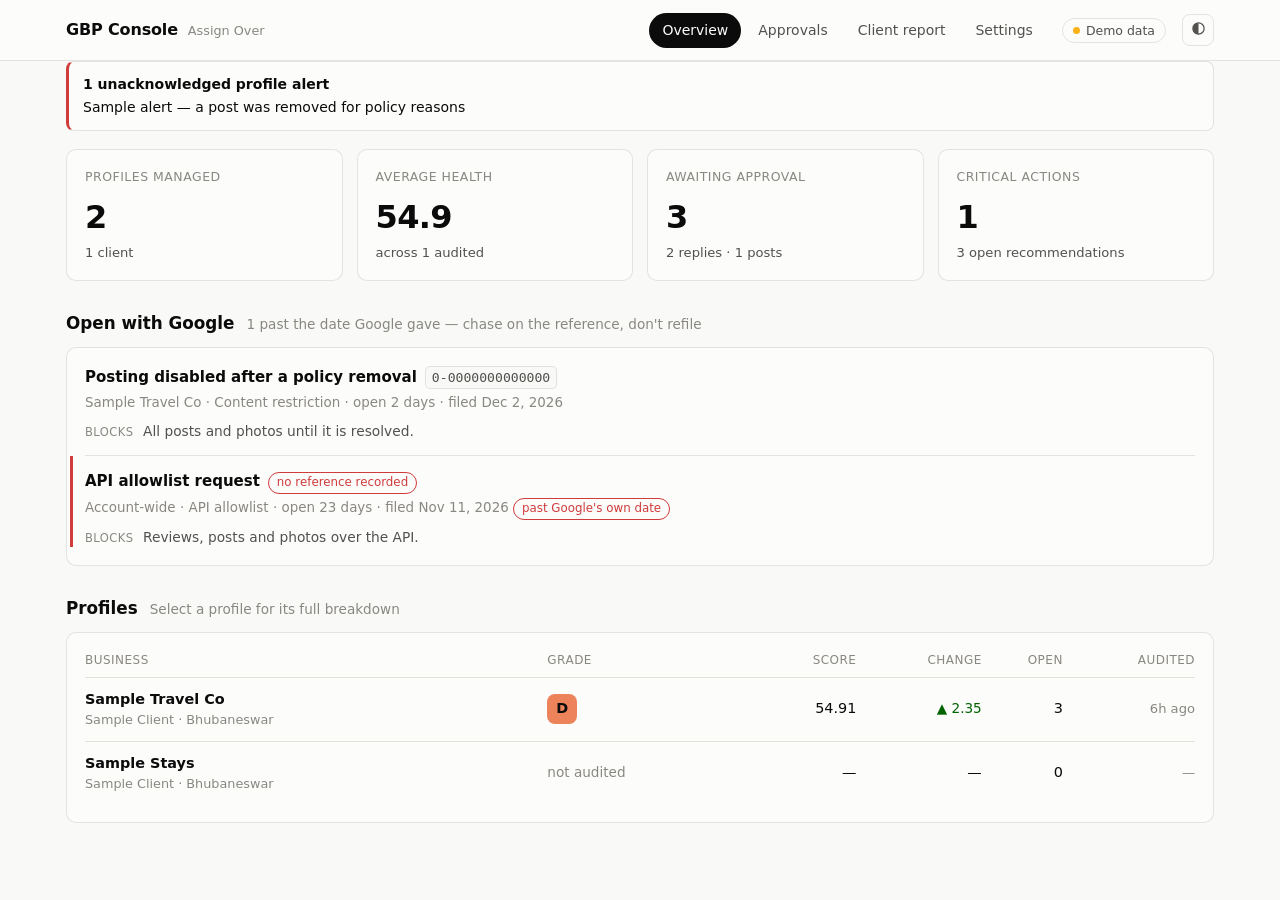
<file: index.html>
<!DOCTYPE html>
<html lang="en" data-theme="">
<head>
<meta charset="utf-8">
<meta name="viewport" content="width=device-width, initial-scale=1">
<title>GBP Console</title>
<meta name="description" content="Operations console for the Assign Over Google Business Profile automation.">
<meta name="robots" content="noindex, nofollow">
<link rel="icon" href="data:image/svg+xml,<svg xmlns='http://www.w3.org/2000/svg' viewBox='0 0 16 16'><rect width='16' height='16' rx='4' fill='%232a78d6'/><rect x='4' y='8' width='2' height='4' fill='white'/><rect x='7' y='5' width='2' height='7' fill='white'/><rect x='10' y='3' width='2' height='9' fill='white'/></svg>">
<link rel="stylesheet" href="assets/styles.css">
</head>
<body>

<header class="top">
  <div class="wrap top-inner">
    <div class="brand">
      <strong>GBP Console</strong>
      <span>Assign Over</span>
    </div>

    <nav class="views" aria-label="Views">
      <button data-view="overview"  aria-current="true">Overview</button>
      <button data-view="approvals" aria-current="false">Approvals</button>
      <button data-view="portal"    aria-current="false">Client report</button>
      <button data-view="settings"  aria-current="false">Settings</button>
    </nav>

    <button class="conn" id="conn" title="Connection settings">
      <span class="dot demo"></span>
      <span class="conn-label">Demo data</span>
    </button>

    <button class="icon-btn" id="theme" title="Toggle light and dark" aria-label="Toggle light and dark">
      <svg viewBox="0 0 24 24" width="15" height="15" fill="none" stroke="currentColor"
           stroke-width="2" stroke-linecap="round" aria-hidden="true">
        <circle cx="12" cy="12" r="9"></circle>
        <path d="M12 3a9 9 0 0 0 0 18z" fill="currentColor" stroke="none"></path>
      </svg>
    </button>
  </div>
</header>

<main class="wrap" id="main">
  <p class="empty">Loading…</p>
</main>

<dialog id="conn-dialog">
  <h2>Connection</h2>
  <p class="hint" style="margin-top:6px">
    This page stores no data of its own. Point it at your n8n endpoint and it
    will fetch live figures on each load. Leave both fields empty to browse
    sample data instead.
  </p>
  <p class="hint">
    Nothing set up on the n8n side yet? <a href="setup.html">Run the setup
    wizard</a> — it walks through the token, the credential and the activation
    order, then tests the connection and fills these fields for you.
  </p>

  <form method="dialog">
    <label class="field">
      n8n webhook URL
      <input type="url" id="f-endpoint" placeholder="https://n8n.example.com/webhook/gbp-console"
             autocomplete="off" spellcheck="false">
    </label>

    <label class="field">
      Bearer token
      <input type="password" id="f-token" placeholder="the token set on the webhook credential"
             autocomplete="off" spellcheck="false">
    </label>

    <p class="hint">
      Both are kept in this browser only, and are sent to the endpoint above and
      nowhere else. Anyone using this browser profile can read them, so use a
      token scoped to this console and rotate it if the machine is shared.
    </p>

    <div class="qactions" style="margin-top:18px">
      <button class="btn primary" id="conn-save">Save &amp; reload</button>
      <button class="btn" value="cancel">Cancel</button>
      <button class="btn danger" id="conn-clear" style="margin-left:auto">Disconnect</button>
    </div>
  </form>
</dialog>

<dialog id="ai-dialog">
  <h2>Ask Claude</h2>
  <p class="hint" style="margin-top:6px">
    Drafting only. Nothing here reaches Google, and nothing is saved until you
    put the text into the editor and approve it yourself.
  </p>

  <label class="field">
    What do you want?
    <textarea id="ai-prompt" rows="3"
      placeholder="Shorten this and drop the exclamation marks. Or: write a reply thanking them for the Konark feedback."></textarea>
  </label>

  <p class="hint" id="ai-context-note"></p>

  <div class="qactions" style="margin-top:12px">
    <button class="btn primary" id="ai-run" type="button">Ask</button>
    <button class="btn" id="ai-close" type="button" style="margin-left:auto">Close</button>
  </div>

  <div id="ai-out" class="ai-out" hidden>
    <label class="field">
      Suggested text
      <textarea id="ai-result" rows="6"></textarea>
    </label>
    <div class="qactions">
      <button class="btn primary" id="ai-use" type="button">Put this in the editor</button>
      <button class="btn" id="ai-again" type="button">Ask again</button>
    </div>
    <p class="hint">
      Read it before you use it. It was written from your prompt alone — it has
      not seen the review, the profile or anything else unless you pasted it in.
    </p>
  </div>
</dialog>

<script src="assets/app.js"></script>
</body>
</html>
</file>
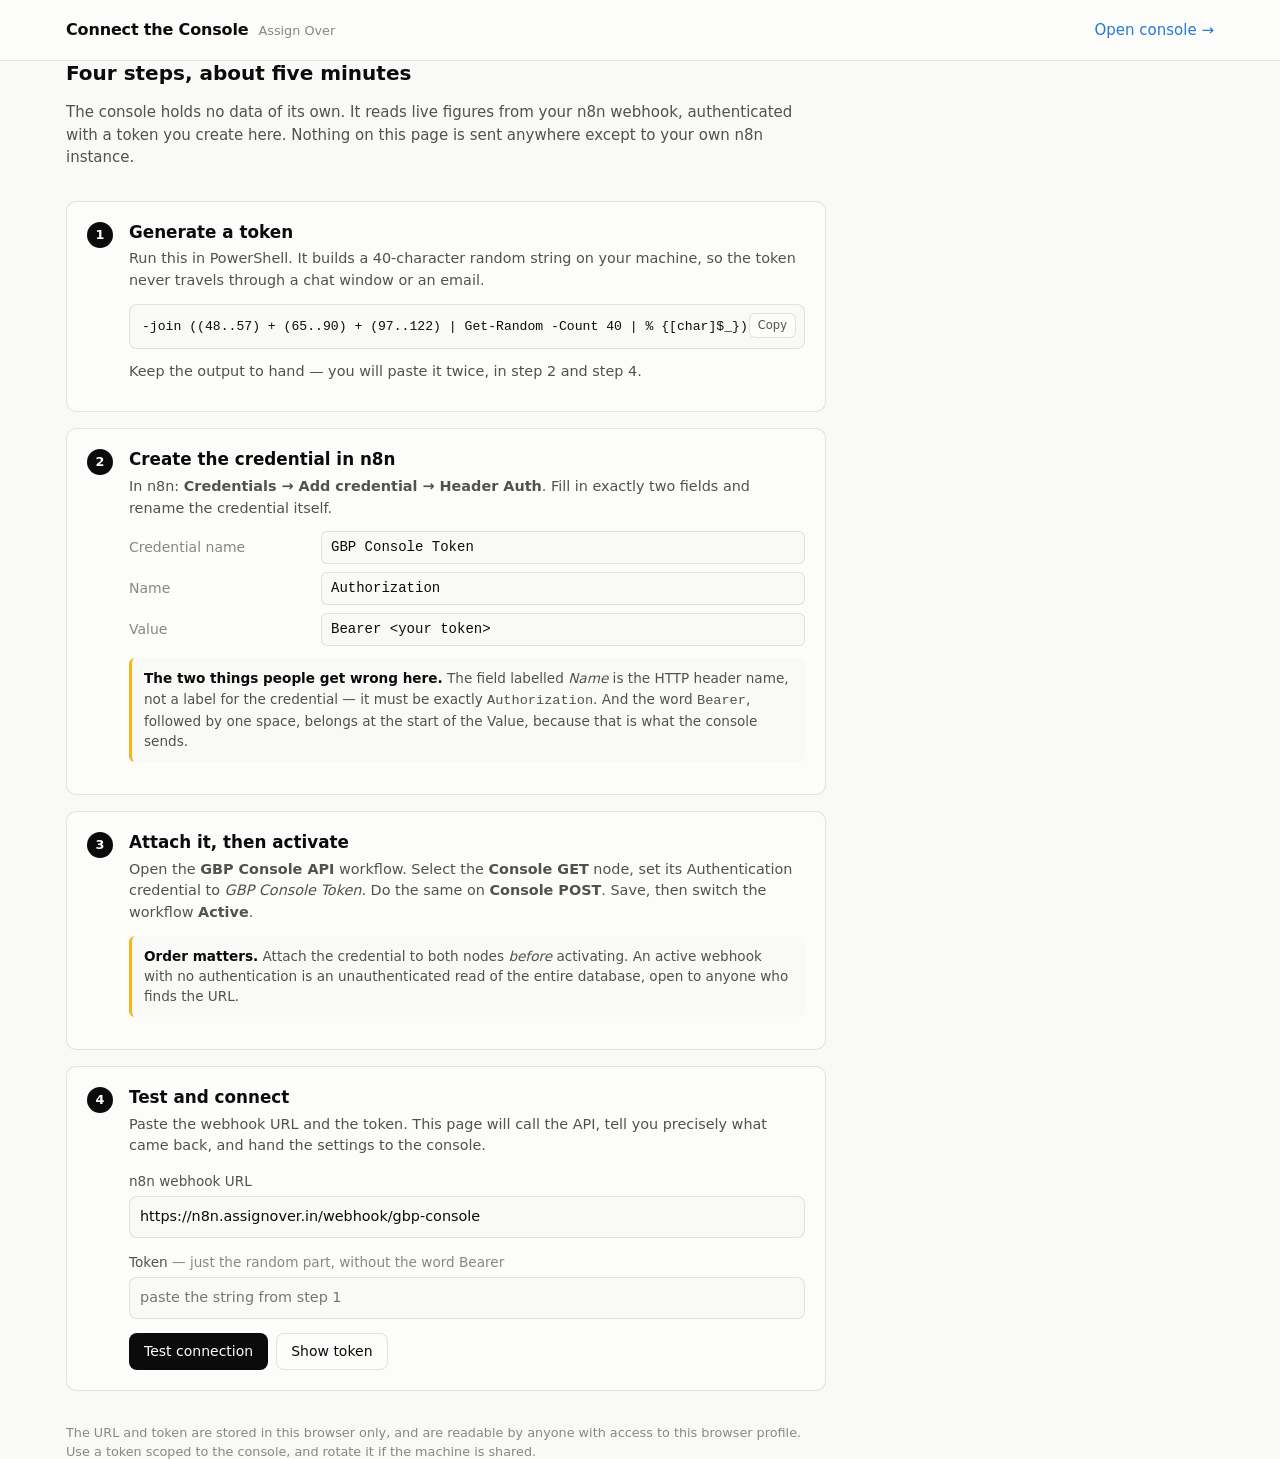
<file: setup.html>
<!DOCTYPE html>
<html lang="en" data-theme="">
<head>
<meta charset="utf-8">
<meta name="viewport" content="width=device-width, initial-scale=1">
<title>Connect the Console</title>
<meta name="description" content="Four-step setup to connect the GBP console to its n8n API.">
<meta name="robots" content="noindex, nofollow">
<link rel="icon" href="data:image/svg+xml,<svg xmlns='http://www.w3.org/2000/svg' viewBox='0 0 16 16'><rect width='16' height='16' rx='4' fill='%232a78d6'/><rect x='4' y='8' width='2' height='4' fill='white'/><rect x='7' y='5' width='2' height='7' fill='white'/><rect x='10' y='3' width='2' height='9' fill='white'/></svg>">
<link rel="stylesheet" href="assets/styles.css">
<style>
  .steps { counter-reset: step; display: grid; gap: 16px; max-width: 760px; }
  /* Grid and flex children default to min-width:auto, which refuses to shrink
     below their content — the long PowerShell line below would then push the
     whole page wider than a phone screen. */
  .steps > *, .snippet, .kv-row > * { min-width: 0; }
  .step {
    background: var(--surface-1); border: 1px solid var(--border);
    border-radius: var(--radius); padding: 20px 20px 20px 62px; position: relative;
  }
  .step::before {
    counter-increment: step; content: counter(step);
    position: absolute; left: 20px; top: 20px;
    width: 26px; height: 26px; border-radius: 50%;
    background: var(--text-primary); color: var(--surface-1);
    display: flex; align-items: center; justify-content: center;
    font-size: 0.8rem; font-weight: 600;
  }
  .step.done::before {
    content: '✓'; background: var(--good); color: #fff;
  }
  .step h2 { margin-bottom: 6px; }
  .step p { color: var(--text-secondary); font-size: 0.9rem; margin: 8px 0; }
  .step p.lede { margin-top: 0; }

  .snippet {
    position: relative; background: var(--plane); border: 1px solid var(--border);
    border-radius: 8px; padding: 12px 54px 12px 12px; margin: 12px 0;
    font-family: ui-monospace, "Cascadia Code", "Consolas", monospace;
    font-size: 0.82rem; line-height: 1.5; overflow-x: auto; white-space: pre;
    color: var(--text-primary);
  }
  .snippet button {
    position: absolute; top: 8px; right: 8px;
    font: inherit; font-family: var(--font); font-size: 0.72rem; cursor: pointer;
    border: 1px solid var(--border); background: var(--surface-1);
    color: var(--text-secondary); border-radius: 6px; padding: 3px 8px;
  }
  .snippet button:hover { color: var(--text-primary); }

  .kv { display: grid; gap: 8px; margin: 12px 0; }
  .kv-row {
    display: grid; grid-template-columns: 180px 1fr; gap: 12px;
    align-items: center; font-size: 0.875rem;
  }
  .kv-row .k { color: var(--text-muted); }
  .kv-row .v {
    font-family: ui-monospace, "Cascadia Code", "Consolas", monospace;
    background: var(--plane); border: 1px solid var(--border);
    border-radius: 6px; padding: 5px 9px; word-break: break-all;
  }

  .warn {
    border-left: 3px solid var(--warning); background: var(--plane);
    border-radius: 6px; padding: 10px 12px; font-size: 0.85rem;
    color: var(--text-secondary); margin: 12px 0;
  }
  .warn strong { color: var(--text-primary); }

  .result { margin-top: 14px; font-size: 0.9rem; display: none; }
  .result.on { display: block; }
  .result .head { font-weight: 600; display: flex; align-items: center; gap: 8px; }
  .result.ok  .head { color: var(--delta-up); }
  .result.bad .head { color: var(--critical); }
  .result ul { margin: 8px 0 0; padding-left: 18px; color: var(--text-secondary); }
  .result li { margin-bottom: 4px; }
  .found { display: flex; flex-wrap: wrap; gap: 8px; margin-top: 10px; }
  .found span {
    font-size: 0.78rem; border: 1px solid var(--border);
    border-radius: 999px; padding: 3px 10px; color: var(--text-secondary);
  }
  @media (max-width: 560px) {
    .kv-row { grid-template-columns: 1fr; gap: 3px; }
    .step { padding: 18px 16px 18px 54px; }
    .step::before { left: 16px; }
  }
</style>
</head>
<body>

<header class="top">
  <div class="wrap top-inner">
    <div class="brand"><strong>Connect the Console</strong><span>Assign Over</span></div>
    <nav class="views" aria-label="Views">
      <a class="btn" href="index.html" style="text-decoration:none">Open console →</a>
    </nav>
  </div>
</header>

<main class="wrap">
  <div class="section" style="max-width:760px">
    <h1>Four steps, about five minutes</h1>
    <p style="color:var(--text-secondary)">
      The console holds no data of its own. It reads live figures from your n8n
      webhook, authenticated with a token you create here. Nothing on this page
      is sent anywhere except to your own n8n instance.
    </p>
  </div>

  <div class="steps section">

    <!-- 1 -->
    <div class="step" id="s1">
      <h2>Generate a token</h2>
      <p class="lede">
        Run this in PowerShell. It builds a 40-character random string on your
        machine, so the token never travels through a chat window or an email.
      </p>
      <div class="snippet">-join ((48..57) + (65..90) + (97..122) | Get-Random -Count 40 | % {[char]$_})<button data-copy>Copy</button></div>
      <p>Keep the output to hand — you will paste it twice, in step 2 and step 4.</p>
    </div>

    <!-- 2 -->
    <div class="step" id="s2">
      <h2>Create the credential in n8n</h2>
      <p class="lede">
        In n8n: <strong>Credentials → Add credential → Header Auth</strong>. Fill
        in exactly two fields and rename the credential itself.
      </p>
      <div class="kv">
        <div class="kv-row"><span class="k">Credential name</span><span class="v">GBP Console Token</span></div>
        <div class="kv-row"><span class="k">Name</span><span class="v">Authorization</span></div>
        <div class="kv-row"><span class="k">Value</span><span class="v">Bearer &lt;your token&gt;</span></div>
      </div>
      <div class="warn">
        <strong>The two things people get wrong here.</strong>
        The field labelled <em>Name</em> is the HTTP header name, not a label for
        the credential — it must be exactly <code>Authorization</code>. And the
        word <code>Bearer</code>, followed by one space, belongs at the start of
        the Value, because that is what the console sends.
      </div>
    </div>

    <!-- 3 -->
    <div class="step" id="s3">
      <h2>Attach it, then activate</h2>
      <p class="lede">
        Open the <strong>GBP Console API</strong> workflow. Select the
        <strong>Console GET</strong> node, set its Authentication credential to
        <em>GBP Console Token</em>. Do the same on <strong>Console POST</strong>.
        Save, then switch the workflow <strong>Active</strong>.
      </p>
      <div class="warn">
        <strong>Order matters.</strong> Attach the credential to both nodes
        <em>before</em> activating. An active webhook with no authentication is
        an unauthenticated read of the entire database, open to anyone who finds
        the URL.
      </div>
    </div>

    <!-- 4 -->
    <div class="step" id="s4">
      <h2>Test and connect</h2>
      <p class="lede">
        Paste the webhook URL and the token. This page will call the API, tell
        you precisely what came back, and hand the settings to the console.
      </p>

      <label class="field">
        n8n webhook URL
        <input type="url" id="endpoint" spellcheck="false" autocomplete="off"
               value="https://n8n.assignover.in/webhook/gbp-console">
      </label>

      <label class="field">
        Token <span style="color:var(--text-muted)">— just the random part, without the word Bearer</span>
        <input type="password" id="token" spellcheck="false" autocomplete="off"
               placeholder="paste the string from step 1">
      </label>

      <div class="qactions">
        <button class="btn primary" id="test">Test connection</button>
        <button class="btn" id="reveal" type="button">Show token</button>
      </div>

      <div class="result" id="result">
        <div class="head"><span id="r-icon"></span><span id="r-title"></span></div>
        <div id="r-body"></div>
      </div>
    </div>

  </div>

  <p class="hint section" style="max-width:760px">
    The URL and token are stored in this browser only, and are readable by
    anyone with access to this browser profile. Use a token scoped to the
    console, and rotate it if the machine is shared.
  </p>
</main>

<script>
'use strict';

const $ = (s) => document.querySelector(s);

/* copy buttons */
document.querySelectorAll('[data-copy]').forEach((btn) => {
  btn.addEventListener('click', () => {
    const text = btn.parentElement.textContent.replace(/Copy$/, '').trim();
    navigator.clipboard.writeText(text).then(
      () => { btn.textContent = 'Copied'; setTimeout(() => { btn.textContent = 'Copy'; }, 1400); },
      () => { btn.textContent = 'Press Ctrl+C'; }
    );
  });
});

$('#reveal').addEventListener('click', () => {
  const f = $('#token');
  const show = f.type === 'password';
  f.type = show ? 'text' : 'password';
  $('#reveal').textContent = show ? 'Hide token' : 'Show token';
});

/* prefill from a previous run, if any */
try {
  const ep = localStorage.getItem('gbp.endpoint');
  if (ep) $('#endpoint').value = ep;
} catch (_) { /* private mode */ }

function report(kind, title, lines, extra) {
  const box = $('#result');
  box.className = 'result on ' + kind;
  $('#r-icon').textContent = kind === 'ok' ? '✓' : '✕';
  $('#r-title').textContent = title;
  let html = '';
  if (lines && lines.length) {
    html += '<ul>' + lines.map((l) => '<li>' + l + '</li>').join('') + '</ul>';
  }
  if (extra) html += extra;
  $('#r-body').innerHTML = html;
}

function markDone() {
  ['s1', 's2', 's3', 's4'].forEach((id) => document.getElementById(id).classList.add('done'));
}

$('#test').addEventListener('click', async () => {
  const endpoint = $('#endpoint').value.trim().replace(/\/+$/, '');
  const token = $('#token').value.trim();
  const btn = $('#test');

  if (!endpoint || !token) {
    report('bad', 'Both fields are needed', ['Enter the webhook URL and the token, then test again.']);
    return;
  }
  if (/^bearer\s/i.test(token)) {
    report('bad', 'Drop the word “Bearer”', [
      'The token field takes only the random string. The console adds <code>Bearer </code> itself — leaving it in sends it twice and the request fails.'
    ]);
    return;
  }

  btn.disabled = true;
  btn.textContent = 'Testing…';

  let res;
  try {
    res = await fetch(endpoint + '?action=overview', {
      headers: { 'Authorization': 'Bearer ' + token, 'Accept': 'application/json' }
    });
  } catch (err) {
    report('bad', 'The request never reached n8n', [
      'The workflow may not be <strong>Active</strong> — an inactive webhook answers nothing on its production URL.',
      'Or the browser blocked it on CORS. The webhook allows <code>' + location.origin + '</code>; if you are opening this page from somewhere else, add that origin to <em>allowedOrigins</em> on both webhook nodes.',
      'Or the URL is wrong. Check it against the <em>Production URL</em> shown on the Console GET node.',
      '<span style="color:var(--text-muted)">Browser said: ' + (err.message || err) + '</span>'
    ]);
    btn.disabled = false; btn.textContent = 'Test connection';
    return;
  }

  if (res.status === 401 || res.status === 403) {
    report('bad', 'n8n answered, but rejected the token (' + res.status + ')', [
      'The credential is attached — that is the good news, the webhook is reachable and guarded.',
      'The Value field on the credential must read <code>Bearer </code> followed by this exact token.',
      'Check the <em>Name</em> field is <code>Authorization</code> and not something else.'
    ]);
    btn.disabled = false; btn.textContent = 'Test connection';
    return;
  }

  if (res.status === 404) {
    report('bad', 'Nothing is listening at that URL (404)', [
      'Most often this means the workflow is saved but not <strong>Active</strong>.',
      'It can also mean the path differs — the node expects <code>gbp-console</code>.',
      'A <em>Test URL</em> only answers while you have the editor open with “Listen for test event” running; the production URL is the one to use here.'
    ]);
    btn.disabled = false; btn.textContent = 'Test connection';
    return;
  }

  if (!res.ok) {
    report('bad', 'n8n returned ' + res.status + ' ' + res.statusText, [
      'Open the workflow’s Executions tab — a failed run there will name the node that broke.'
    ]);
    btn.disabled = false; btn.textContent = 'Test connection';
    return;
  }

  let data;
  try {
    data = await res.json();
  } catch (_) {
    report('bad', 'The response was not JSON', [
      'The webhook answered, but with something the console cannot read.',
      'Check that <strong>Send Dashboard</strong> responds with JSON and that the Respond node is wired to the Postgres node.'
    ]);
    btn.disabled = false; btn.textContent = 'Test connection';
    return;
  }

  const counts = [
    ['profiles', (data.locations || []).length],
    ['scored', (data.health || []).length],
    ['open actions', (data.recommendations || []).length],
    ['replies waiting', (data.reviewQueue || []).length],
    ['posts held', (data.postQueue || []).length],
    ['months of data', (data.performance || []).length]
  ];

  try {
    localStorage.setItem('gbp.endpoint', endpoint);
    localStorage.setItem('gbp.token', token);
  } catch (_) { /* private mode — the console will ask again */ }

  markDone();
  btn.textContent = 'Connected';

  const chips = '<div class="found">' +
    counts.map((c) => '<span>' + c[1] + ' ' + c[0] + '</span>').join('') +
    '</div>';

  const notes = [];
  if ((data.locations || []).length < 2) {
    notes.push('Only one profile came back. Welstays appears once it has a <code>gbp_locations</code> row.');
  }
  if ((data.trend || []).length < 2) {
    notes.push('The score trend needs at least two audit dates before it draws.');
  }
  notes.push('Settings saved to this browser — the console will pick them up.');

  report('ok', 'Connected. Live data is coming through.', notes,
    chips + '<p style="margin-top:14px"><a class="btn primary" href="index.html" ' +
    'style="text-decoration:none;display:inline-block">Open the console →</a></p>');
});
</script>
</body>
</html>
</file>
<file: assets/styles.css>
/* ==========================================================================
   GBP Automation Console
   Palette values come from the validated data-viz reference palette.
   Categorical slots 1-6 carry the six health dimensions, in fixed order.
   ========================================================================== */

:root {
  color-scheme: light;

  --surface-1:      #fcfcfb;
  --plane:          #f9f9f7;
  --text-primary:   #0b0b0b;
  --text-secondary: #52514e;
  --text-muted:     #898781;
  --grid:           #e1e0d9;
  --axis:           #c3c2b7;
  --border:         rgba(11, 11, 11, 0.10);

  /* Categorical - fixed order, never cycled */
  --series-1: #2a78d6;  /* Business Info */
  --series-2: #eb6834;  /* Photos */
  --series-3: #1baf7a;  /* Reviews */
  --series-4: #eda100;  /* Profile */
  --series-5: #e87ba4;  /* Content */
  --series-6: #008300;  /* Services */

  /* Status - reserved, never reused as a series */
  --good:     #0ca30c;
  --warning:  #fab219;
  --serious:  #ec835a;
  --critical: #d03b3b;
  --delta-up: #006300;

  --radius: 10px;
  --gutter: 16px;
  --font: system-ui, -apple-system, "Segoe UI", sans-serif;
}

@media (prefers-color-scheme: dark) {
  :root:where(:not([data-theme="light"])) {
    color-scheme: dark;
    --surface-1:      #1a1a19;
    --plane:          #0d0d0d;
    --text-primary:   #ffffff;
    --text-secondary: #c3c2b7;
    --text-muted:     #898781;
    --grid:           #2c2c2a;
    --axis:           #383835;
    --border:         rgba(255, 255, 255, 0.10);

    --series-1: #3987e5;
    --series-2: #d95926;
    --series-3: #199e70;
    --series-4: #c98500;
    --series-5: #d55181;
    --series-6: #008300;

    --delta-up: #0ca30c;
  }
}

:root[data-theme="dark"] {
  color-scheme: dark;
  --surface-1:      #1a1a19;
  --plane:          #0d0d0d;
  --text-primary:   #ffffff;
  --text-secondary: #c3c2b7;
  --text-muted:     #898781;
  --grid:           #2c2c2a;
  --axis:           #383835;
  --border:         rgba(255, 255, 255, 0.10);

  --series-1: #3987e5;
  --series-2: #d95926;
  --series-3: #199e70;
  --series-4: #c98500;
  --series-5: #d55181;
  --series-6: #008300;

  --delta-up: #0ca30c;
}

* { box-sizing: border-box; }

body {
  margin: 0;
  background: var(--plane);
  color: var(--text-primary);
  font-family: var(--font);
  font-size: 15px;
  line-height: 1.5;
  -webkit-font-smoothing: antialiased;
}

h1, h2, h3 { line-height: 1.25; margin: 0; font-weight: 600; }
h1 { font-size: 1.25rem; }
h2 { font-size: 1.05rem; }
h3 { font-size: 0.95rem; }
a { color: var(--series-1); }

.wrap { max-width: 1180px; margin: 0 auto; padding: 0 var(--gutter); }

/* ---------- header ---------- */

header.top {
  border-bottom: 1px solid var(--border);
  background: var(--surface-1);
  position: sticky;
  top: 0;
  z-index: 20;
}
.top-inner {
  display: flex; align-items: center; gap: 16px;
  min-height: 60px; flex-wrap: wrap;
  /* The horizontal value must repeat .wrap's gutter: this rule lands on the
     same element and a bare `10px 0` would cancel it, pinning the header to
     the window edge while the content below stayed indented. */
  padding: 10px var(--gutter);
}
.brand { display: flex; align-items: baseline; gap: 10px; margin-right: auto; }
.brand strong { font-size: 1rem; letter-spacing: -0.01em; }
.brand span { color: var(--text-muted); font-size: 0.8rem; }

nav.views { display: flex; gap: 4px; flex-wrap: wrap; }
nav.views button {
  border: 1px solid transparent; background: none; cursor: pointer;
  font: inherit; font-size: 0.875rem; color: var(--text-secondary);
  padding: 6px 12px; border-radius: 999px;
}
nav.views button:hover { background: var(--plane); color: var(--text-primary); }
nav.views button[aria-current="true"] {
  background: var(--text-primary); color: var(--surface-1); font-weight: 500;
}

.conn {
  display: inline-flex; align-items: center; gap: 6px;
  font-size: 0.78rem; color: var(--text-secondary);
  padding: 4px 10px; border: 1px solid var(--border); border-radius: 999px;
  background: none; cursor: pointer; font-family: inherit;
}
.dot { width: 7px; height: 7px; border-radius: 50%; background: var(--text-muted); flex: none; }
.dot.live { background: var(--good); }
.dot.demo { background: var(--warning); }
.dot.err  { background: var(--critical); }

.icon-btn {
  border: 1px solid var(--border); background: none; cursor: pointer;
  border-radius: 8px; width: 32px; height: 32px; color: var(--text-secondary);
  font-size: 0.9rem; line-height: 1; flex: none;
}
.icon-btn:hover { color: var(--text-primary); }

/* ---------- layout ---------- */

main { padding: 24px 0 64px; }
.section { margin-bottom: 32px; }
.section-head {
  display: flex; align-items: baseline; gap: 12px;
  margin-bottom: 12px; flex-wrap: wrap;
}
.section-head p { margin: 0; color: var(--text-muted); font-size: 0.85rem; }

.card {
  background: var(--surface-1);
  border: 1px solid var(--border);
  border-radius: var(--radius);
  padding: 18px;
}

.grid { display: grid; gap: 14px; }
.grid.tiles { grid-template-columns: repeat(auto-fit, minmax(170px, 1fr)); }
.grid.two   { grid-template-columns: repeat(auto-fit, minmax(330px, 1fr)); }

/* ---------- stat tiles ---------- */

.tile .label {
  font-size: 0.78rem; color: var(--text-muted);
  text-transform: uppercase; letter-spacing: 0.04em; margin-bottom: 6px;
}
.tile .value { font-size: 2rem; font-weight: 600; letter-spacing: -0.02em; }
.tile .sub { font-size: 0.82rem; color: var(--text-secondary); margin-top: 2px; }
.delta { font-size: 0.85rem; font-weight: 500; }
.delta.up   { color: var(--delta-up); }
.delta.down { color: var(--critical); }
.delta.flat { color: var(--text-muted); }

/* ---------- grade ---------- */

.grade {
  display: inline-flex; align-items: center; justify-content: center;
  width: 30px; height: 30px; border-radius: 8px;
  font-weight: 600; font-size: 0.9rem; flex: none;
  color: #fff;
}
.grade.a { background: var(--good); }
.grade.b { background: var(--series-3); }
.grade.c { background: var(--warning); color: #0b0b0b; }
.grade.d { background: var(--serious); color: #0b0b0b; }
.grade.f { background: var(--critical); }

/* ---------- tables ---------- */

table { width: 100%; border-collapse: collapse; font-size: 0.9rem; }
th {
  text-align: left; font-weight: 500; font-size: 0.75rem;
  text-transform: uppercase; letter-spacing: 0.04em;
  color: var(--text-muted); padding: 0 12px 8px 0;
  border-bottom: 1px solid var(--grid);
}
td { padding: 11px 12px 11px 0; border-bottom: 1px solid var(--grid); vertical-align: middle; }
tr:last-child td { border-bottom: none; }
td.num, th.num { text-align: right; padding-right: 0; font-variant-numeric: tabular-nums; }
tbody tr.clickable { cursor: pointer; }
tbody tr.clickable:hover { background: var(--plane); }

/* ---------- charts ---------- */

.chart { width: 100%; overflow: visible; display: block; }
.chart .gridline { stroke: var(--grid); stroke-width: 1; }
.chart .axisline { stroke: var(--axis); stroke-width: 1; }
.chart text { font-family: var(--font); fill: var(--text-muted); font-size: 11px; }
.chart text.val { fill: var(--text-secondary); font-size: 11px; font-variant-numeric: tabular-nums; }
.chart text.cat { fill: var(--text-secondary); font-size: 12px; }
.chart .line { fill: none; stroke-width: 2; stroke-linecap: round; stroke-linejoin: round; }
.chart .marker { stroke: var(--surface-1); stroke-width: 2; }
.chart .hit { fill: transparent; cursor: pointer; }

.tooltip {
  position: fixed; pointer-events: none; z-index: 50;
  background: var(--surface-1); border: 1px solid var(--border);
  border-radius: 8px; padding: 8px 10px; font-size: 0.8rem;
  box-shadow: 0 4px 16px rgba(0,0,0,0.12); opacity: 0; transition: opacity .12s;
  max-width: 240px;
}
.tooltip.on { opacity: 1; }
.tooltip .tt-k { color: var(--text-muted); }
.tooltip .tt-v { font-weight: 600; font-variant-numeric: tabular-nums; }

/* Score-by-dimension bars.
   2px surface gap between adjacent fills; 4px rounded data-end anchored to the
   baseline; every bar directly labelled (the relief rule — three of these hues
   sit under 3:1 on the light surface). */
.dims { display: grid; gap: 2px; }
.dim-row {
  display: grid; grid-template-columns: 104px 1fr 48px;
  align-items: center; gap: 12px; padding: 5px 0;
}
.dim-label { font-size: 0.85rem; color: var(--text-secondary); }
.dim-track {
  height: 18px; border-radius: 4px; overflow: hidden;
  background: color-mix(in srgb, var(--grid) 55%, transparent);
}
.dim-fill {
  height: 100%; border-radius: 0 4px 4px 0;
  min-width: 2px; transition: width .35s ease;
}
.dim-val {
  text-align: right; font-size: 0.85rem; font-variant-numeric: tabular-nums;
  color: var(--text-secondary);
}
.dim-row:hover .dim-label, .dim-row:hover .dim-val { color: var(--text-primary); }

@media (max-width: 480px) {
  .dim-row { grid-template-columns: 88px 1fr 42px; gap: 8px; }
  .dim-label { font-size: 0.8rem; }
}

.legend { display: flex; flex-wrap: wrap; gap: 12px; margin-top: 10px; }
.legend span { display: inline-flex; align-items: center; gap: 6px; font-size: 0.8rem; color: var(--text-secondary); }
.swatch { width: 10px; height: 10px; border-radius: 3px; flex: none; }

/* ---------- queue cards ---------- */

.queue { display: grid; gap: 12px; }
.qcard { background: var(--surface-1); border: 1px solid var(--border); border-radius: var(--radius); padding: 16px; }
.qhead { display: flex; align-items: flex-start; gap: 10px; flex-wrap: wrap; margin-bottom: 10px; }
.qhead .who { font-weight: 600; }
.qhead .meta { color: var(--text-muted); font-size: 0.8rem; }
.stars { color: var(--warning); letter-spacing: 1px; font-size: 0.95rem; }

.flag {
  display: inline-flex; align-items: center; gap: 5px;
  font-size: 0.72rem; font-weight: 500; padding: 3px 8px; border-radius: 999px;
  border: 1px solid var(--border);
}
.flag.critical { color: var(--critical); }
.flag.warning  { color: var(--serious); }
.flag.info     { color: var(--text-secondary); }

.quote {
  border-left: 2px solid var(--grid); padding: 2px 0 2px 12px;
  color: var(--text-secondary); margin: 10px 0; font-size: 0.9rem;
}
.draft {
  width: 100%; font: inherit; font-size: 0.9rem; color: var(--text-primary);
  background: var(--plane); border: 1px solid var(--border);
  border-radius: 8px; padding: 10px; min-height: 84px; resize: vertical;
}
.qactions { display: flex; gap: 8px; margin-top: 10px; flex-wrap: wrap; align-items: center; }

button.btn {
  font: inherit; font-size: 0.875rem; cursor: pointer;
  border-radius: 8px; padding: 7px 14px; border: 1px solid var(--border);
  background: var(--surface-1); color: var(--text-primary);
}
button.btn:hover { background: var(--plane); }
button.btn.primary { background: var(--text-primary); color: var(--surface-1); border-color: transparent; font-weight: 500; }
button.btn.primary:hover { opacity: 0.88; }
button.btn.danger { color: var(--critical); }
button.btn:disabled { opacity: 0.45; cursor: not-allowed; }

/* ---------- dialog ---------- */

dialog {
  border: 1px solid var(--border); border-radius: var(--radius);
  background: var(--surface-1); color: var(--text-primary);
  padding: 22px; max-width: 460px; width: calc(100% - 32px);
}
dialog::backdrop { background: rgba(0,0,0,0.45); }
label.field { display: block; margin: 14px 0; font-size: 0.85rem; color: var(--text-secondary); }
/* select and textarea were added with the editing views; without them here the
   new forms fell back to browser defaults and read as a different product. */
label.field input,
label.field select,
label.field textarea {
  display: block; width: 100%; margin-top: 5px; font: inherit; font-size: 0.9rem;
  padding: 9px 10px; border-radius: 8px;
  border: 1px solid var(--border); background: var(--plane); color: var(--text-primary);
}
label.field textarea { resize: vertical; line-height: 1.5; min-height: 70px; }

/* The dialog's answer block. Separated by a rule rather than a panel, so the
   suggestion does not look like something already saved. */
.ai-out {
  margin-top: 16px;
  padding-top: 14px;
  border-top: 1px solid var(--border);
}
.hint { font-size: 0.8rem; color: var(--text-muted); margin: 10px 0 0; }

.empty { color: var(--text-muted); font-size: 0.9rem; padding: 20px 0; text-align: center; }
.banner {
  border: 1px solid var(--border); border-left: 3px solid var(--warning);
  background: var(--surface-1); border-radius: 8px;
  padding: 12px 14px; font-size: 0.875rem; margin-bottom: 18px;
}
.banner.critical { border-left-color: var(--critical); }
.banner strong { display: block; margin-bottom: 2px; }

/* Open cases with Google -------------------------------------------------- */

.cases { list-style: none; margin: 0; padding: 0; }

.case {
  padding: 14px 0;
  border-bottom: 1px solid var(--border);
}
.case:first-child { padding-top: 0; }
.case:last-child  { padding-bottom: 0; border-bottom: 0; }

/* The overdue marker is a left rule rather than a fill: the row still has to
   be read, and a block of colour behind text costs contrast in both themes. */
.case.is-overdue {
  border-left: 3px solid var(--critical);
  padding-left: 12px;
  margin-left: -15px;
}

.case-top {
  display: flex; flex-wrap: wrap; align-items: baseline;
  gap: 8px; min-width: 0;
}
.case-top strong { min-width: 0; }

.case-ref {
  font-family: ui-monospace, SFMono-Regular, Menlo, monospace;
  font-size: 0.82rem;
  color: var(--text-secondary);
  background: var(--plane);
  border: 1px solid var(--border);
  border-radius: 5px;
  padding: 1px 6px;
  word-break: break-all;
}

.case-meta {
  margin: 4px 0 0;
  font-size: 0.84rem;
  color: var(--text-muted);
}

.case-blocks {
  margin: 7px 0 0;
  font-size: 0.86rem;
  color: var(--text-secondary);
}
.case-blocks span {
  display: inline-block;
  font-size: 0.72rem;
  letter-spacing: 0.04em;
  text-transform: uppercase;
  color: var(--text-muted);
  margin-right: 5px;
}

.chip {
  display: inline-block;
  font-size: 0.74rem;
  border-radius: 999px;
  padding: 1px 8px;
  border: 1px solid var(--border);
  color: var(--text-secondary);
  white-space: nowrap;
}
/* Colour plus a word, never colour alone. */
.chip.warn {
  border-color: var(--critical);
  color: var(--critical);
}

.sronly {
  position: absolute; width: 1px; height: 1px; overflow: hidden;
  clip: rect(0 0 0 0); white-space: nowrap;
}

@media (max-width: 620px) {
  .tile .value { font-size: 1.6rem; }
  .hide-sm { display: none; }
}
</file>
